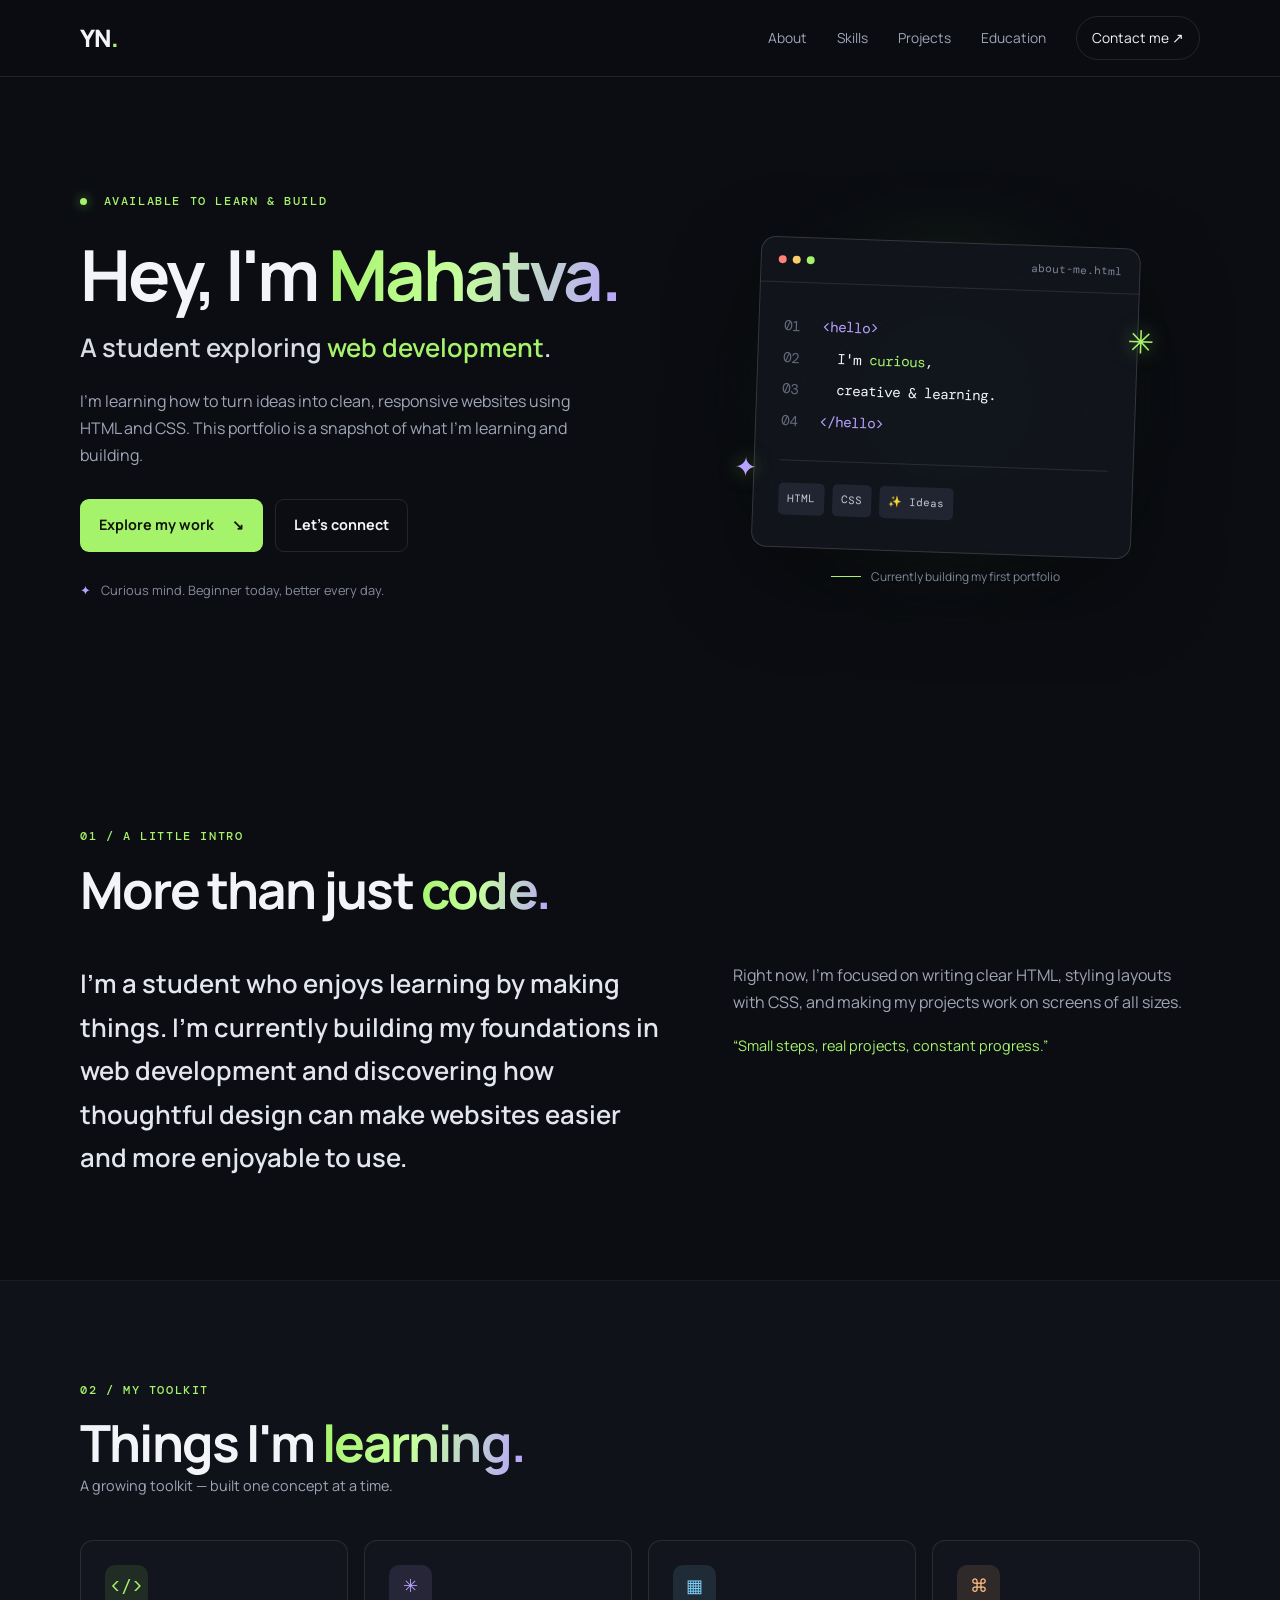
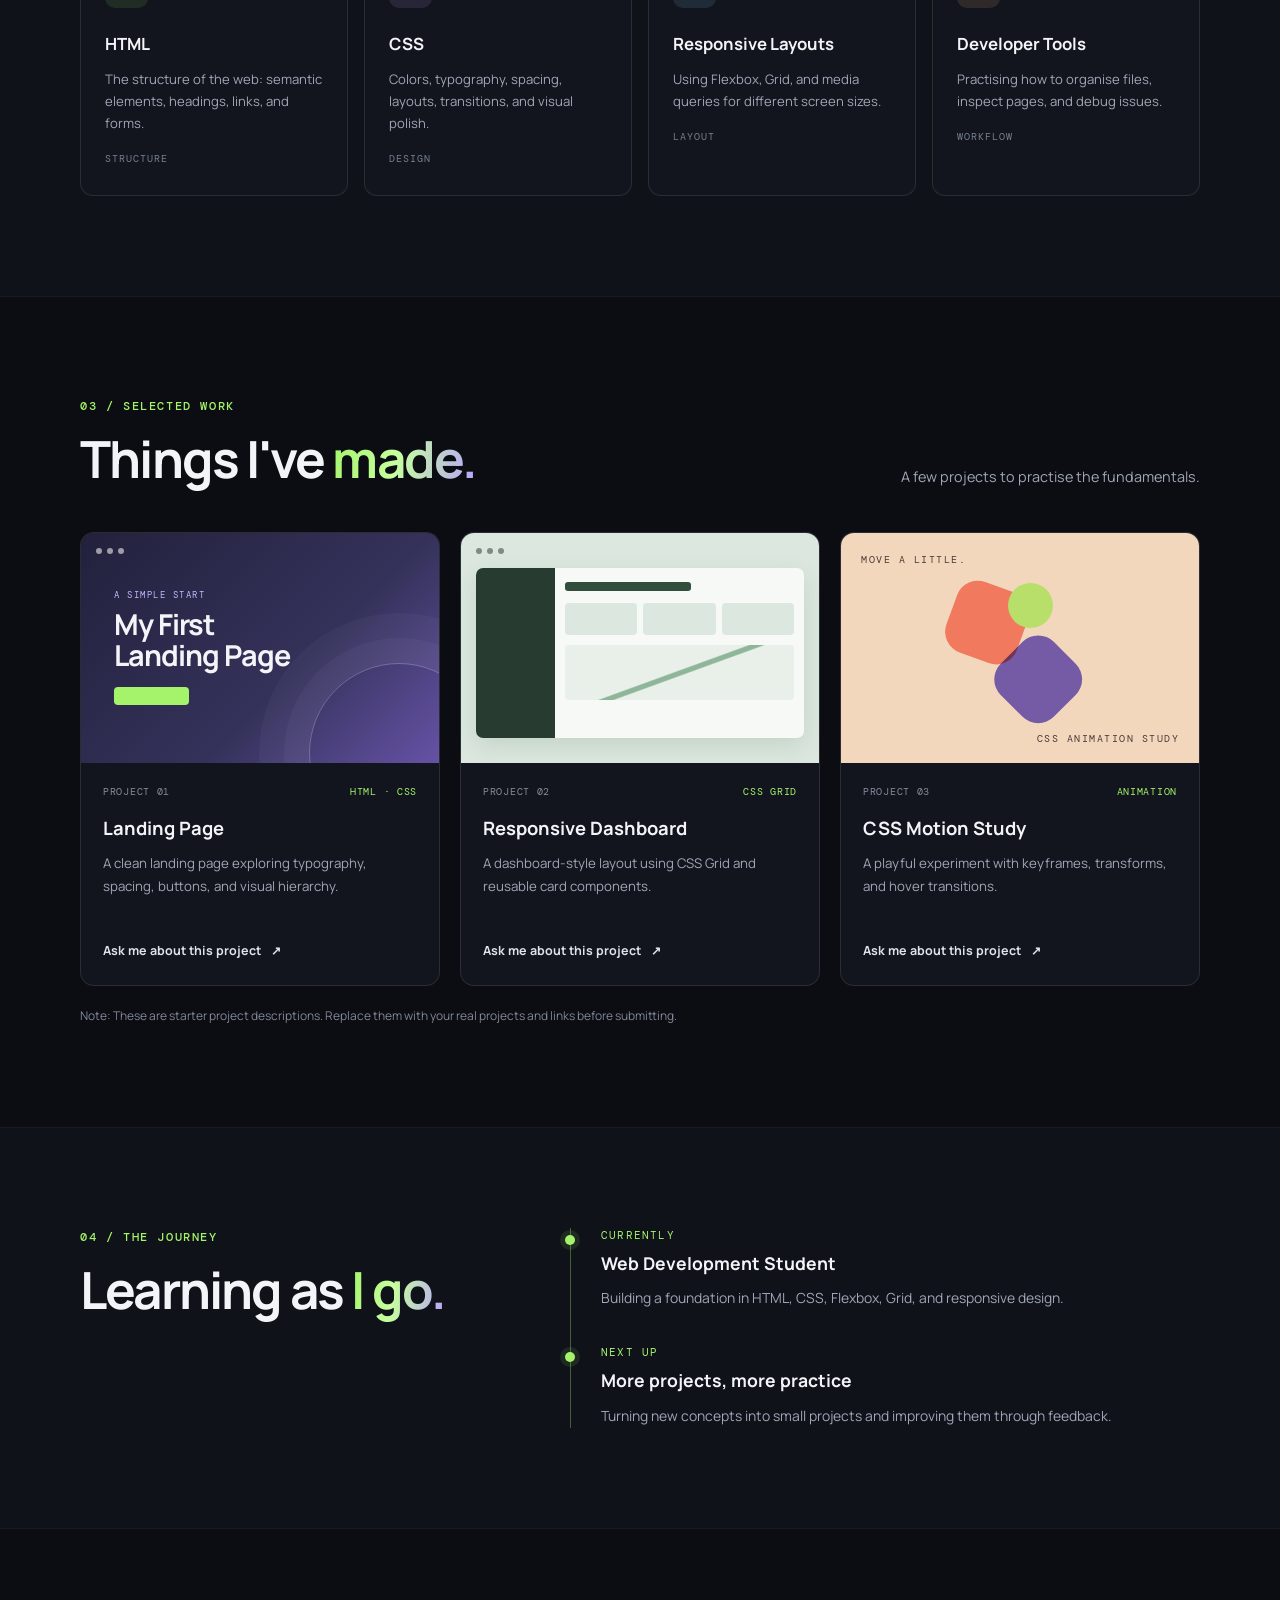
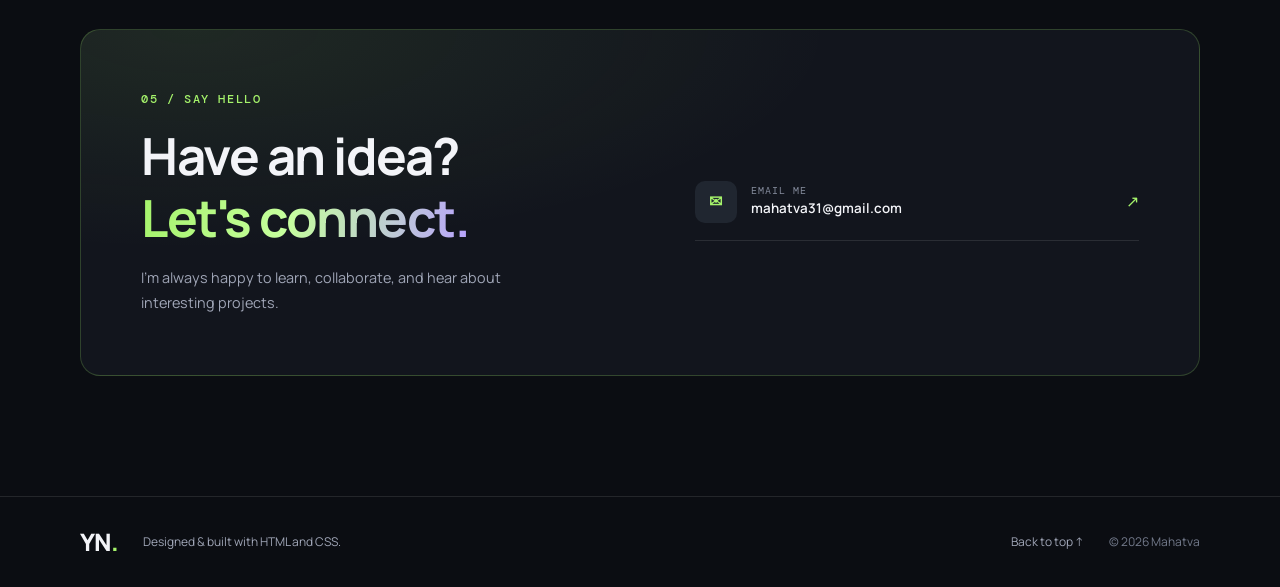
<file: index.html>
<!DOCTYPE html>
<html lang="en">
<head>
  <meta charset="UTF-8">
  <meta name="viewport" content="width=device-width, initial-scale=1.0">
  <meta name="description" content="Personal portfolio of a web development student.">
  <title>Mahatva Vij| Portfolio</title>
  <link rel="stylesheet" href="style.css">
</head>
<body>
  <header class="site-header">
    <nav class="navbar container" aria-label="Main navigation">
      <a class="logo" href="#home">YN<span>.</span></a>
      <div class="nav-links">
        <a href="#about">About</a>
        <a href="#skills">Skills</a>
        <a href="#projects">Projects</a>
        <a href="#education">Education</a>
        <a class="nav-cta" href="#contact">Contact me ↗</a>
      </div>
    </nav>
  </header>

  <main>
    <section class="hero container" id="home">
      <div class="hero-copy">
        <p class="eyebrow"><span class="status-dot"></span> AVAILABLE TO LEARN & BUILD</p>
        <h1>Hey, I'm <span class="gradient-text">Mahatva.</span></h1>
        <h2>A student exploring <span class="accent">web development</span>.</h2>
        <p class="hero-description">
          I’m learning how to turn ideas into clean, responsive websites using HTML and CSS.
          This portfolio is a snapshot of what I’m learning and building.
        </p>
        <div class="hero-actions">
          <a class="button button-primary" href="#projects">Explore my work <span>↘</span></a>
          <a class="button button-secondary" href="#contact">Let's connect</a>
        </div>
        <div class="hero-note"><span>✦</span> Curious mind. Beginner today, better every day.</div>
      </div>

      <div class="hero-art" aria-label="Decorative code card">
        <div class="orbit orbit-one"></div>
        <div class="orbit orbit-two"></div>
        <div class="profile-card">
          <div class="window-bar"><span></span><span></span><span></span><p>about-me.html</p></div>
          <div class="code-content">
            <p><span class="code-muted">01</span> <span class="code-purple">&lt;hello&gt;</span></p>
            <p><span class="code-muted">02</span> &nbsp; I'm <span class="code-green">curious</span>,</p>
            <p><span class="code-muted">03</span> &nbsp; creative &amp; learning.</p>
            <p><span class="code-muted">04</span> <span class="code-purple">&lt;/hello&gt;</span></p>
            <div class="code-divider"></div>
            <div class="mini-tags"><span>HTML</span><span>CSS</span><span>✨ Ideas</span></div>
          </div>
          <div class="floating-star star-one">✳</div>
          <div class="floating-star star-two">✦</div>
        </div>
        <div class="art-caption"><span class="caption-line"></span> Currently building my first portfolio</div>
      </div>
    </section>

    <section class="section container" id="about">
      <div class="section-heading">
        <p class="eyebrow">01 / A LITTLE INTRO</p>
        <h2>More than just <span class="gradient-text">code.</span></h2>
      </div>
      <div class="about-grid">
        <div class="about-lead">
          <p>I’m a student who enjoys learning by making things. I’m currently building my foundations in web development and discovering how thoughtful design can make websites easier and more enjoyable to use.</p>
        </div>
        <div class="about-detail">
          <p>Right now, I’m focused on writing clear HTML, styling layouts with CSS, and making my projects work on screens of all sizes.</p>
          <p class="quote">“Small steps, real projects, constant progress.”</p>
        </div>
      </div>
    </section>

    <section class="section skills-section" id="skills">
      <div class="container">
        <div class="section-heading">
          <p class="eyebrow">02 / MY TOOLKIT</p>
          <h2>Things I'm <span class="gradient-text">learning.</span></h2>
          <p class="section-subtitle">A growing toolkit — built one concept at a time.</p>
        </div>
        <div class="skills-grid">
          <article class="skill-card">
            <div class="skill-icon html-icon">&lt;/&gt;</div>
            <h3>HTML</h3>
            <p>The structure of the web: semantic elements, headings, links, and forms.</p>
            <span class="skill-label">STRUCTURE</span>
          </article>
          <article class="skill-card">
            <div class="skill-icon css-icon">✳</div>
            <h3>CSS</h3>
            <p>Colors, typography, spacing, layouts, transitions, and visual polish.</p>
            <span class="skill-label">DESIGN</span>
          </article>
          <article class="skill-card">
            <div class="skill-icon layout-icon">▦</div>
            <h3>Responsive Layouts</h3>
            <p>Using Flexbox, Grid, and media queries for different screen sizes.</p>
            <span class="skill-label">LAYOUT</span>
          </article>
          <article class="skill-card">
            <div class="skill-icon tools-icon">⌘</div>
            <h3>Developer Tools</h3>
            <p>Practising how to organise files, inspect pages, and debug issues.</p>
            <span class="skill-label">WORKFLOW</span>
          </article>
        </div>
      </div>
    </section>

    <section class="section container" id="projects">
      <div class="section-heading project-heading">
        <div>
          <p class="eyebrow">03 / SELECTED WORK</p>
          <h2>Things I've <span class="gradient-text">made.</span></h2>
        </div>
        <p class="section-subtitle">A few projects to practise the fundamentals.</p>
      </div>
      <div class="projects-grid">
        <article class="project-card">
          <div class="project-preview preview-one">
            <div class="preview-browser"><span></span><span></span><span></span></div>
            <div class="preview-content">
              <span class="preview-label">A SIMPLE START</span>
              <strong>My First<br>Landing Page</strong>
              <div class="preview-button"></div>
            </div>
            <div class="preview-circle"></div>
          </div>
          <div class="project-info">
            <div class="project-meta"><span>PROJECT 01</span><span>HTML · CSS</span></div>
            <h3>Landing Page</h3>
            <p>A clean landing page exploring typography, spacing, buttons, and visual hierarchy.</p>
            <a class="text-link" href="#contact">Ask me about this project <span>↗</span></a>
          </div>
        </article>

        <article class="project-card">
          <div class="project-preview preview-two">
            <div class="preview-browser"><span></span><span></span><span></span></div>
            <div class="mini-dashboard">
              <div class="dash-sidebar"></div>
              <div class="dash-main"><div class="dash-title"></div><div class="dash-cards"><i></i><i></i><i></i></div><div class="dash-chart"></div></div>
            </div>
          </div>
          <div class="project-info">
            <div class="project-meta"><span>PROJECT 02</span><span>CSS GRID</span></div>
            <h3>Responsive Dashboard</h3>
            <p>A dashboard-style layout using CSS Grid and reusable card components.</p>
            <a class="text-link" href="#contact">Ask me about this project <span>↗</span></a>
          </div>
        </article>

        <article class="project-card">
          <div class="project-preview preview-three">
            <div class="motion-shape shape-a"></div>
            <div class="motion-shape shape-b"></div>
            <div class="motion-shape shape-c"></div>
            <span class="motion-label">MOVE A LITTLE.</span>
            <span class="motion-label motion-label-bottom">CSS ANIMATION STUDY</span>
          </div>
          <div class="project-info">
            <div class="project-meta"><span>PROJECT 03</span><span>ANIMATION</span></div>
            <h3>CSS Motion Study</h3>
            <p>A playful experiment with keyframes, transforms, and hover transitions.</p>
            <a class="text-link" href="#contact">Ask me about this project <span>↗</span></a>
          </div>
        </article>
      </div>
      <p class="project-note">Note: These are starter project descriptions. Replace them with your real projects and links before submitting.</p>
    </section>

    <section class="section education-section" id="education">
      <div class="container education-grid">
        <div class="section-heading">
          <p class="eyebrow">04 / THE JOURNEY</p>
          <h2>Learning as <span class="gradient-text">I go.</span></h2>
        </div>
        <div class="timeline">
          <div class="timeline-item">
            <span class="timeline-dot"></span>
            <p class="timeline-date">CURRENTLY</p>
            <h3>Web Development Student</h3>
            <p>Building a foundation in HTML, CSS, Flexbox, Grid, and responsive design.</p>
          </div>
          <div class="timeline-item">
            <span class="timeline-dot"></span>
            <p class="timeline-date">NEXT UP</p>
            <h3>More projects, more practice</h3>
            <p>Turning new concepts into small projects and improving them through feedback.</p>
          </div>
        </div>
      </div>
    </section>

    <section class="section container contact-section" id="contact">
      <div class="contact-panel">
        <div class="contact-copy">
          <p class="eyebrow">05 / SAY HELLO</p>
          <h2>Have an idea?<br><span class="gradient-text">Let's connect.</span></h2>
          <p>I’m always happy to learn, collaborate, and hear about interesting projects.</p>
        </div>
        <div class="contact-links">
          <!-- Replace these example links with your own details. -->
          <a href="mailto:mahatva31@google.com" class="contact-link"><span class="contact-symbol">✉</span><span><small>EMAIL ME</small><strong>mahatva31@gmail.com</strong></span><span class="link-arrow">↗</span></a>
  
        </div>
      </div>
    </section>
  </main>

  <footer class="site-footer">
    <div class="container footer-inner">
      <a class="logo" href="#home">YN<span>.</span></a>
      <p>Designed & built with HTML and CSS.</p>
      <a href="#home" class="back-top">Back to top ↑</a>
      <p class="copyright">© 2026 Mahatva</p>
    </div>
  </footer>
</body>
</html>
</file>
<file: style.css>
@import url('https://fonts.googleapis.com/css2?family=DM+Mono:wght@400;500&family=Manrope:wght@400;500;600;700;800&display=swap');

:root {
  --bg: #0b0d12;
  --surface: #12151d;
  --surface-light: #171b25;
  --text: #f3f4f8;
  --muted: #a0a6b7;
  --accent: #a5f36b;
  --purple: #b8a2ff;
  --border: rgba(255, 255, 255, 0.10);
  --max-width: 1120px;
}

* { box-sizing: border-box; margin: 0; padding: 0; }
html { scroll-behavior: smooth; scroll-padding-top: 90px; }
body {
  background: var(--bg);
  color: var(--text);
  font-family: 'Manrope', sans-serif;
  line-height: 1.7;
  overflow-x: hidden;
}
a { color: inherit; text-decoration: none; }
.container { width: min(var(--max-width), calc(100% - 48px)); margin-inline: auto; }
.site-header {
  position: sticky;
  top: 0;
  z-index: 10;
  background: rgba(11, 13, 18, 0.88);
  border-bottom: 1px solid var(--border);
  backdrop-filter: blur(16px);
}
.navbar { min-height: 76px; display: flex; align-items: center; justify-content: space-between; gap: 24px; }
.logo { font-size: 1.5rem; font-weight: 800; letter-spacing: -1px; }
.logo span { color: var(--accent); }
.nav-links { display: flex; align-items: center; gap: 30px; color: var(--muted); font-size: 0.86rem; }
.nav-links a { transition: color 0.2s ease; }
.nav-links a:hover, .text-link:hover, .back-top:hover { color: var(--accent); }
.nav-links .nav-cta { color: var(--text); border: 1px solid var(--border); border-radius: 999px; padding: 9px 15px; }
.nav-links .nav-cta:hover { border-color: var(--accent); color: var(--accent); }

.hero { min-height: 650px; display: grid; grid-template-columns: 1.05fr 0.95fr; align-items: center; gap: 50px; padding-block: 90px 100px; }
.eyebrow { color: var(--accent); font-family: 'DM Mono', monospace; font-size: 0.72rem; letter-spacing: 1.6px; font-weight: 500; }
.status-dot { display: inline-block; width: 7px; height: 7px; margin-right: 8px; border-radius: 50%; background: var(--accent); box-shadow: 0 0 12px rgba(165, 243, 107, 0.6); }
.hero h1 { margin-top: 24px; font-size: clamp(2.7rem, 5.5vw, 4.8rem); line-height: 1.08; letter-spacing: -3px; }
.gradient-text { background: linear-gradient(100deg, var(--accent), #c6ff9d 45%, var(--purple)); color: transparent; background-clip: text; -webkit-background-clip: text; }
.hero h2 { margin-top: 18px; color: #d9dce5; font-size: clamp(1.2rem, 2vw, 1.6rem); font-weight: 600; line-height: 1.4; }
.accent { color: var(--accent); }
.hero-description { max-width: 520px; margin-top: 22px; color: var(--muted); font-size: 1rem; }
.hero-actions { display: flex; flex-wrap: wrap; gap: 12px; margin-top: 30px; }
.button { display: inline-flex; align-items: center; justify-content: center; gap: 18px; border: 1px solid transparent; border-radius: 9px; padding: 13px 18px; font-size: 0.9rem; font-weight: 700; transition: transform 0.25s ease, background 0.25s ease, border-color 0.25s ease; }
.button:hover { transform: translateY(-4px); }
.button-primary { background: var(--accent); color: #10150c; }
.button-primary:hover { background: #c1ff98; }
.button-secondary { border-color: var(--border); color: var(--text); }
.button-secondary:hover { border-color: var(--accent); }
.hero-note { margin-top: 28px; color: #858b9d; font-size: 0.8rem; }
.hero-note span { color: var(--purple); margin-right: 7px; }
.hero-art { min-height: 380px; display: grid; place-items: center; position: relative; isolation: isolate; }
.hero-art::before { content: ''; position: absolute; width: 310px; height: 310px; border-radius: 50%; background: rgba(165, 243, 107, 0.08); filter: blur(45px); z-index: -2; }
.orbit { position: absolute; border: 1px solid rgba(184, 162, 255, 0.18); border-radius: 50%; transform: rotate(-25deg); }
.orbit-one { width: 390px; height: 190px; }
.orbit-two { width: 330px; height: 250px; transform: rotate(48deg); border-color: rgba(165, 243, 107, 0.2); }
.profile-card { width: min(100%, 380px); position: relative; background: rgba(18, 21, 29, 0.96); border: 1px solid rgba(255,255,255,0.15); border-radius: 15px; box-shadow: 0 30px 90px rgba(0,0,0,0.35); transform: rotate(2deg); animation: float 5s ease-in-out infinite; }
.window-bar { display: flex; align-items: center; gap: 6px; padding: 15px 17px; border-bottom: 1px solid var(--border); }
.window-bar > span { width: 8px; height: 8px; border-radius: 50%; background: #ff8177; }
.window-bar > span:nth-child(2) { background: #f7ce69; }
.window-bar > span:nth-child(3) { background: var(--accent); }
.window-bar p { margin-left: auto; color: #7d8495; font: 0.7rem 'DM Mono', monospace; }
.code-content { padding: 28px 25px 32px; font: 0.9rem/2.2 'DM Mono', monospace; }
.code-muted { color: #62697a; margin-right: 14px; }
.code-purple { color: var(--purple); }
.code-green { color: var(--accent); }
.code-divider { height: 1px; background: var(--border); margin: 22px 0; }
.mini-tags { display: flex; gap: 8px; flex-wrap: wrap; }
.mini-tags span { padding: 4px 9px; border-radius: 5px; background: #202531; color: #c5cad7; font-size: 0.68rem; }
.floating-star { position: absolute; color: var(--accent); text-shadow: 0 0 20px rgba(165,243,107,0.5); }
.star-one { top: 65px; right: -17px; font-size: 2rem; }
.star-two { left: -20px; bottom: 55px; color: var(--purple); font-size: 1.7rem; }
.art-caption { position: absolute; bottom: 0; color: #7f8697; font-size: 0.75rem; display: flex; align-items: center; gap: 10px; }
.caption-line { display: inline-block; height: 1px; width: 30px; background: var(--accent); }

.section { padding-block: 100px; }
.section-heading { margin-bottom: 42px; }
.section-heading h2 { margin-top: 12px; font-size: clamp(2rem, 4vw, 3.2rem); line-height: 1.2; letter-spacing: -1.8px; }
.section-subtitle { max-width: 340px; color: var(--muted); font-size: 0.9rem; }
.about-grid { display: grid; grid-template-columns: 1fr 0.8fr; gap: 70px; }
.about-lead { font-size: clamp(1.2rem, 2vw, 1.65rem); font-weight: 600; line-height: 1.7; color: #e4e6ee; }
.about-detail { color: var(--muted); }
.about-detail p + p { margin-top: 18px; }
.quote { color: var(--accent); font-size: 0.9rem; }

.skills-section, .education-section { background: #0f1219; border-block: 1px solid rgba(255,255,255,0.04); }
.skills-grid { display: grid; grid-template-columns: repeat(4, 1fr); gap: 16px; }
.skill-card { min-height: 240px; padding: 24px; border: 1px solid var(--border); border-radius: 13px; background: var(--surface); transition: transform 0.25s ease, border-color 0.25s ease, background 0.25s ease; }
.skill-card:hover { transform: translateY(-7px); border-color: rgba(165,243,107,0.5); background: #171c24; }
.skill-icon { width: 43px; height: 43px; display: grid; place-items: center; border-radius: 10px; background: rgba(165,243,107,0.1); color: var(--accent); font: 1.1rem 'DM Mono', monospace; }
.css-icon { color: var(--purple); background: rgba(184,162,255,0.12); }
.layout-icon { color: #7dd3fc; background: rgba(125,211,252,0.12); }
.tools-icon { color: #ffbd80; background: rgba(255,189,128,0.12); }
.skill-card h3 { margin-top: 22px; font-size: 1.05rem; }
.skill-card p { margin-top: 9px; color: var(--muted); font-size: 0.82rem; line-height: 1.7; }
.skill-label { display: inline-block; margin-top: 18px; color: #777f91; font: 0.65rem 'DM Mono', monospace; letter-spacing: 1px; }

.project-heading { display: flex; justify-content: space-between; align-items: end; gap: 24px; }
.projects-grid { display: grid; grid-template-columns: repeat(3, 1fr); gap: 20px; }
.project-card { min-width: 0; overflow: hidden; border: 1px solid var(--border); border-radius: 14px; background: var(--surface); transition: transform 0.25s ease, border-color 0.25s ease; }
.project-card:hover { transform: translateY(-6px); border-color: rgba(184,162,255,0.45); }
.project-preview { height: 230px; overflow: hidden; position: relative; }
.preview-one { background: linear-gradient(135deg, #22213c, #34325a 60%, #6652a6); padding: 15px; }
.preview-browser { display: flex; gap: 5px; position: relative; z-index: 2; }
.preview-browser span { width: 6px; height: 6px; background: rgba(255,255,255,0.55); border-radius: 50%; }
.preview-content { position: relative; z-index: 2; margin: 35px 0 0 18px; }
.preview-label { display: block; color: #c2b7ff; font: 0.56rem 'DM Mono', monospace; letter-spacing: 1.5px; }
.preview-content strong { display: block; margin-top: 8px; font-size: 1.8rem; line-height: 1.1; letter-spacing: -1px; }
.preview-button { margin-top: 15px; width: 75px; height: 18px; border-radius: 4px; background: var(--accent); }
.preview-circle { position: absolute; width: 180px; height: 180px; border: 1px solid rgba(255,255,255,0.25); border-radius: 50%; right: -50px; bottom: -80px; box-shadow: 0 0 0 25px rgba(255,255,255,0.03), 0 0 0 50px rgba(255,255,255,0.03); }
.preview-two { background: #dce8df; padding: 15px; }
.preview-two .preview-browser span { background: #7c8e81; }
.mini-dashboard { display: flex; height: 170px; margin-top: 14px; overflow: hidden; border-radius: 7px; background: #f7f9f6; box-shadow: 0 8px 24px rgba(26,54,37,0.12); }
.dash-sidebar { width: 24%; background: #273b31; }
.dash-main { flex: 1; padding: 14px 10px; }
.dash-title { height: 9px; width: 55%; border-radius: 3px; background: #334d3d; }
.dash-cards { display: flex; gap: 6px; margin-top: 12px; }
.dash-cards i { flex: 1; height: 32px; border-radius: 4px; background: #dce8df; }
.dash-chart { height: 55px; margin-top: 10px; border-radius: 4px; background: linear-gradient(160deg, transparent 48%, #8fb69b 49%, #8fb69b 52%, transparent 53%), #e9f0ea; }
.preview-three { display: grid; place-items: center; background: #f3d7bd; }
.motion-shape { position: absolute; width: 75px; height: 75px; border-radius: 22px; animation: shape-float 4s ease-in-out infinite; }
.shape-a { background: #f1795e; transform: rotate(20deg) translate(-40px, -12px); }
.shape-b { background: #7b6be0; transform: rotate(45deg) translate(35px, 10px); animation-delay: -1.2s; mix-blend-mode: multiply; }
.shape-c { width: 45px; height: 45px; border-radius: 50%; background: #b8df69; transform: translate(10px, -42px); animation-delay: -2s; }
.motion-label { position: absolute; top: 20px; left: 20px; color: #4b3b36; font: 0.6rem 'DM Mono', monospace; letter-spacing: 1.5px; }
.motion-label-bottom { top: auto; left: auto; right: 20px; bottom: 18px; }
.project-info { padding: 22px; }
.project-meta { display: flex; justify-content: space-between; gap: 10px; color: #858c9d; font: 0.62rem 'DM Mono', monospace; letter-spacing: 0.7px; }
.project-meta span:last-child { color: var(--accent); }
.project-info h3 { margin-top: 15px; font-size: 1.15rem; }
.project-info p { min-height: 72px; margin-top: 8px; color: var(--muted); font-size: 0.83rem; }
.text-link { display: inline-flex; align-items: center; gap: 10px; margin-top: 16px; color: #dfe2ea; font-size: 0.78rem; font-weight: 700; transition: color 0.2s ease; }
.project-note { margin-top: 20px; color: #81889a; font-size: 0.75rem; }

.education-grid { display: grid; grid-template-columns: 0.8fr 1.2fr; gap: 70px; }
.education-grid .section-heading { margin-bottom: 0; }
.timeline { border-left: 1px solid rgba(165,243,107,0.35); padding-left: 30px; }
.timeline-item { position: relative; padding-bottom: 35px; }
.timeline-item:last-child { padding-bottom: 0; }
.timeline-dot { position: absolute; width: 10px; height: 10px; top: 7px; left: -36px; border-radius: 50%; background: var(--accent); box-shadow: 0 0 0 5px rgba(165,243,107,0.1); }
.timeline-date { color: var(--accent); font: 0.68rem 'DM Mono', monospace; letter-spacing: 1.2px; }
.timeline-item h3 { margin-top: 7px; font-size: 1.1rem; }
.timeline-item p:last-child { margin-top: 8px; color: var(--muted); font-size: 0.87rem; }

.contact-section { padding-block: 100px 120px; }
.contact-panel { display: grid; grid-template-columns: 1fr 0.9fr; gap: 60px; padding: clamp(28px, 5vw, 60px); border: 1px solid rgba(165,243,107,0.2); border-radius: 20px; background: radial-gradient(ellipse at 10% 0%, rgba(165,243,107,0.09), transparent 45%), var(--surface); }
.contact-copy h2 { margin-top: 16px; font-size: clamp(2rem, 4vw, 3.4rem); line-height: 1.2; letter-spacing: -1.5px; }
.contact-copy > p:last-child { max-width: 360px; margin-top: 18px; color: var(--muted); font-size: 0.9rem; }
.contact-links { display: flex; flex-direction: column; justify-content: center; }
.contact-link { display: flex; align-items: center; gap: 14px; padding: 17px 0; border-bottom: 1px solid var(--border); transition: transform 0.2s ease; }
.contact-link:hover { transform: translateX(5px); }
.contact-symbol { width: 42px; height: 42px; flex-shrink: 0; display: grid; place-items: center; border-radius: 10px; background: #202630; color: var(--accent); font-weight: 800; }
.contact-link > span:nth-child(2) { display: flex; flex-direction: column; min-width: 0; }
.contact-link small { color: #858c9d; font: 0.6rem 'DM Mono', monospace; letter-spacing: 1px; }
.contact-link strong { overflow-wrap: anywhere; font-size: 0.84rem; font-weight: 600; }
.link-arrow { margin-left: auto; color: var(--accent); }
.site-footer { border-top: 1px solid var(--border); }
.footer-inner { display: flex; align-items: center; gap: 25px; min-height: 90px; color: var(--muted); font-size: 0.75rem; }
.footer-inner .logo { color: var(--text); }
.back-top { margin-left: auto; transition: color 0.2s ease; }
.copyright { color: #737a8b; }

@keyframes float { 0%, 100% { transform: translateY(0) rotate(2deg); } 50% { transform: translateY(-12px) rotate(0deg); } }
@keyframes shape-float { 0%, 100% { margin-top: 0; } 50% { margin-top: -18px; } }

@media (max-width: 900px) {
  .hero { gap: 25px; min-height: auto; padding-block: 75px 90px; }
  .hero h1 { letter-spacing: -2px; }
  .skills-grid { grid-template-columns: repeat(2, 1fr); }
  .projects-grid { grid-template-columns: repeat(2, 1fr); }
  .project-card:last-child { grid-column: 1 / -1; display: grid; grid-template-columns: 1fr 1fr; }
  .project-card:last-child .project-preview { height: 100%; min-height: 230px; }
  .contact-panel { gap: 35px; }
}

@media (max-width: 650px) {
  .container { width: min(100% - 32px, var(--max-width)); }
  .navbar { min-height: 70px; align-items: flex-start; flex-direction: column; gap: 8px; padding-block: 12px; }
  .nav-links { width: 100%; gap: 18px; overflow-x: auto; padding-bottom: 3px; font-size: 0.78rem; }
  .nav-links .nav-cta { padding: 4px 10px; white-space: nowrap; }
  .hero { grid-template-columns: 1fr; padding-block: 65px 75px; }
  .hero h1 { font-size: clamp(2.65rem, 12vw, 4rem); }
  .hero-art { min-height: 340px; margin-top: 5px; }
  .profile-card { max-width: 340px; }
  .orbit-one { width: 320px; height: 160px; }
  .orbit-two { width: 290px; height: 210px; }
  .section { padding-block: 75px; }
  .about-grid, .education-grid { grid-template-columns: 1fr; gap: 25px; }
  .about-grid { gap: 22px; }
  .skills-grid, .projects-grid { grid-template-columns: 1fr; }
  .skill-card { min-height: auto; }
  .project-heading { align-items: flex-start; flex-direction: column; }
  .project-card:last-child { display: block; grid-column: auto; }
  .project-card:last-child .project-preview { height: 230px; }
  .project-info p { min-height: 0; }
  .contact-panel { grid-template-columns: 1fr; padding: 28px 22px; }
  .contact-section { padding-block: 75px 85px; }
  .footer-inner { flex-wrap: wrap; justify-content: space-between; gap: 12px 20px; padding-block: 22px; }
  .footer-inner > p:first-of-type { order: 3; width: 100%; }
  .back-top { margin-left: 0; }
}

@media (prefers-reduced-motion: reduce) {
  *, *::before, *::after { scroll-behavior: auto !important; animation-duration: 0.01ms !important; animation-iteration-count: 1 !important; transition-duration: 0.01ms !important; }
}
</file>
